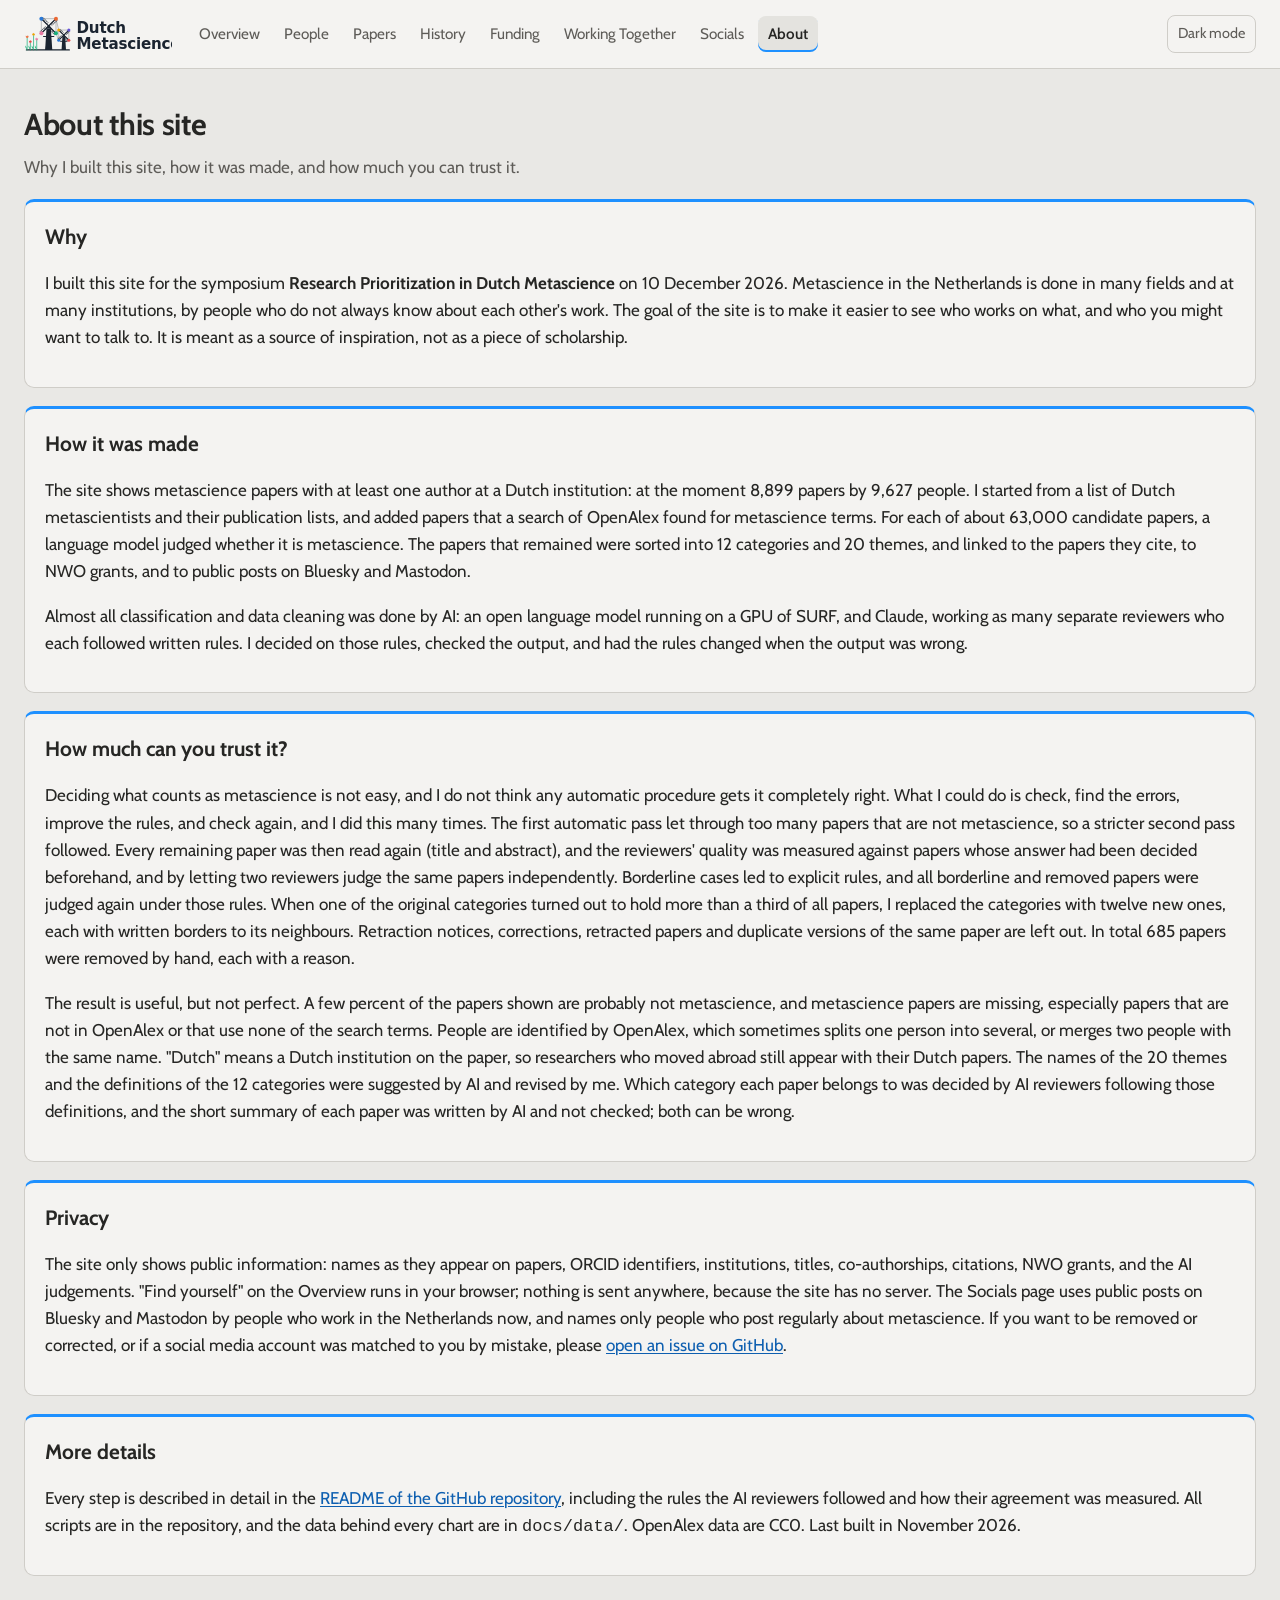
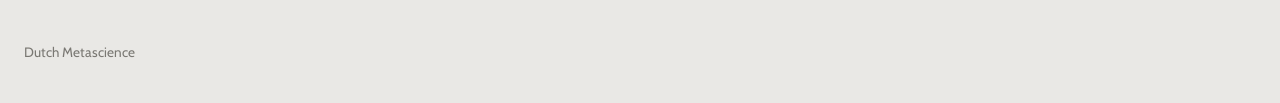
<file: docs/about.html>
<!doctype html>
<html lang="en">
<head>
<meta charset="utf-8">
<meta name="viewport" content="width=device-width, initial-scale=1">
<title>About This Site</title>
<meta name="description" content="Why the Dutch Metascience site was built, how it was made, how far you can trust it, and how to correct it.">
<link rel="stylesheet" href="assets/style.css">
<link rel="icon" href="assets/logo-mark.svg" type="image/svg+xml">
<script src="assets/common.js"></script>
</head>
<body>
<header class="site">
  <a class="brand" href="index.html" aria-label="Dutch Metascience, overview"><img class="logo-l" src="assets/logo-light.svg" alt="Dutch Metascience" width="124" height="40"><img class="logo-d" src="assets/logo-dark.svg" alt="" width="124" height="40"></a>
  <nav>
    <a href="index.html">Overview</a>
    <a href="people.html">People</a>
    <a href="papers.html">Papers</a>
    <a href="history.html">History</a>
    <a href="funding.html">Funding</a>
    <a href="inferences.html">Working Together</a>
    <a href="socials.html">Socials</a>
    <a href="about.html" aria-current="page">About</a>
  </nav>
  <button id="theme-toggle" type="button">Dark mode</button>
</header>
<main>
  <h1>About this site</h1>
  <p class="lede">Why I built this site, how it was made, and how much you can trust it.</p>

  <section class="card">
    <h2>Why</h2>
    <p>I built this site for the symposium <b>Research Prioritization in Dutch Metascience</b> on 10 December 2026.
    Metascience in the Netherlands is done in many fields and at many institutions, by people who do not always know
    about each other's work. The goal of the site is to make it easier to see who works on what, and who you might want
    to talk to. It is meant as a source of inspiration, not as a piece of scholarship.</p>
  </section>

  <section class="card">
    <h2>How it was made</h2>
    <p>The site shows metascience papers with at least one author at a Dutch institution: at the moment
    <span id="npapers">about 8,900</span> papers by <span id="npeople">about 9,600</span> people. I started from a
    list of Dutch metascientists and their publication lists, and added papers that a search of OpenAlex found for
    metascience terms. For each of about 63,000 candidate papers, a language model judged whether it is metascience.
    The papers that remained were sorted into 12 categories and 20 themes, and linked to the papers they cite, to NWO
    grants, and to public posts on Bluesky and Mastodon.</p>
    <p>Almost all classification and data cleaning was done by AI: an open language model running on a GPU of SURF,
    and Claude, working as many separate reviewers who each followed written rules. I decided on those rules, checked
    the output, and had the rules changed when the output was wrong.</p>
  </section>

  <section class="card">
    <h2>How much can you trust it?</h2>
    <p>Deciding what counts as metascience is not easy, and I do not think any automatic procedure gets it completely
    right. What I could do is check, find the errors, improve the rules, and check again, and I did this many times.
    The first automatic pass let through too many papers that are not metascience, so a stricter second pass followed.
    Every remaining paper was then read again (title and abstract), and the reviewers' quality was measured against
    papers whose answer had been decided beforehand, and by letting two reviewers judge the same papers
    independently. Borderline cases led to explicit rules, and all borderline and removed papers were judged again
    under those rules. When one of the original categories turned out to hold more than a third of all papers, I
    replaced the categories with twelve new ones, each with written borders to its neighbours. Retraction notices,
    corrections, retracted papers and duplicate versions of the same paper are left out. In total
    <span id="nexcl">about 700</span> papers were removed by hand, each with a reason.</p>
    <p>The result is useful, but not perfect. A few percent of the papers shown are probably not metascience, and
    metascience papers are missing, especially papers that are not in OpenAlex or that use none of the search terms.
    People are identified by OpenAlex, which sometimes splits one person into several, or merges two people with the
    same name. "Dutch" means a Dutch institution on the paper, so researchers who moved abroad still appear with their
    Dutch papers. The names of the 20 themes and the definitions of the 12 categories were suggested by AI and revised
    by me. Which category each paper belongs to was decided by AI reviewers following those definitions, and the short
    summary of each paper was written by AI and not checked; both can be wrong.</p>
  </section>

  <section class="card">
    <h2>Privacy</h2>
    <p>The site only shows public information: names as they appear on papers, ORCID identifiers, institutions,
    titles, co-authorships, citations, NWO grants, and the AI judgements. "Find yourself" on the Overview runs in your
    browser; nothing is sent anywhere, because the site has no server. The Socials page uses public posts on Bluesky and
    Mastodon by people who work in the Netherlands now, and names only people who post regularly about metascience. If
    you want to be removed or corrected, or if a social media account was matched to you by mistake, please
    <a href="https://github.com/Lakens/dutch-metascience/issues">open an issue on GitHub</a>.</p>
  </section>

  <section class="card">
    <h2>More details</h2>
    <p>Every step is described in detail in the
    <a href="https://github.com/Lakens/dutch-metascience#readme">README of the GitHub repository</a>,
    including the rules the AI reviewers followed and how their agreement was measured. All scripts are in the
    repository, and the data behind every chart are in <code>docs/data/</code>. OpenAlex data are CC0. Last built in
    <span id="built">November 2026</span>.</p>
  </section>
</main>
<footer>Dutch Metascience</footer>
<script>
load("meta").then((m) => {
  if (m.built) document.getElementById("built").textContent = m.built;
  if (m.n_papers) document.getElementById("npapers").textContent = fmt(m.n_papers);
  if (m.n_people) document.getElementById("npeople").textContent = fmt(m.n_people);
  if (m.n_excluded_by_hand != null) document.getElementById("nexcl").textContent = fmt(m.n_excluded_by_hand);
}).catch(() => {});
</script>
</body>
</html>
</file>
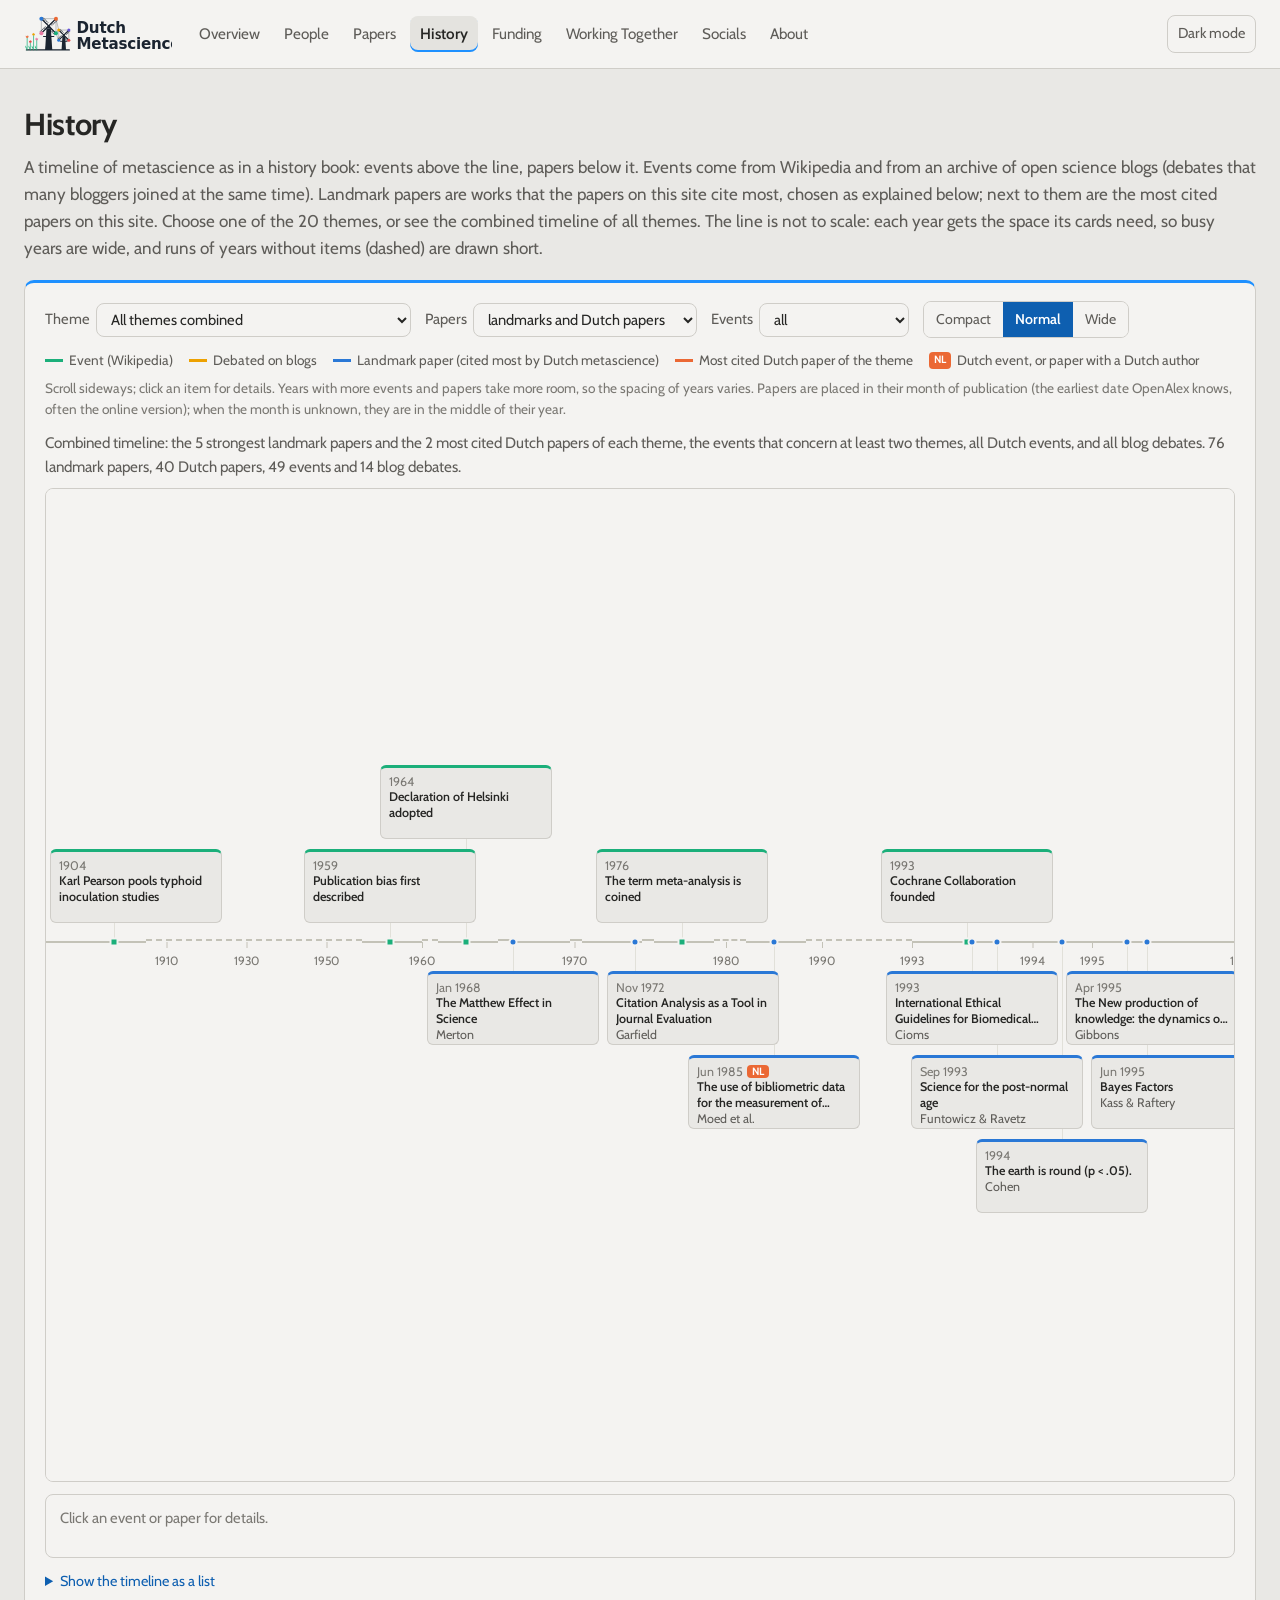
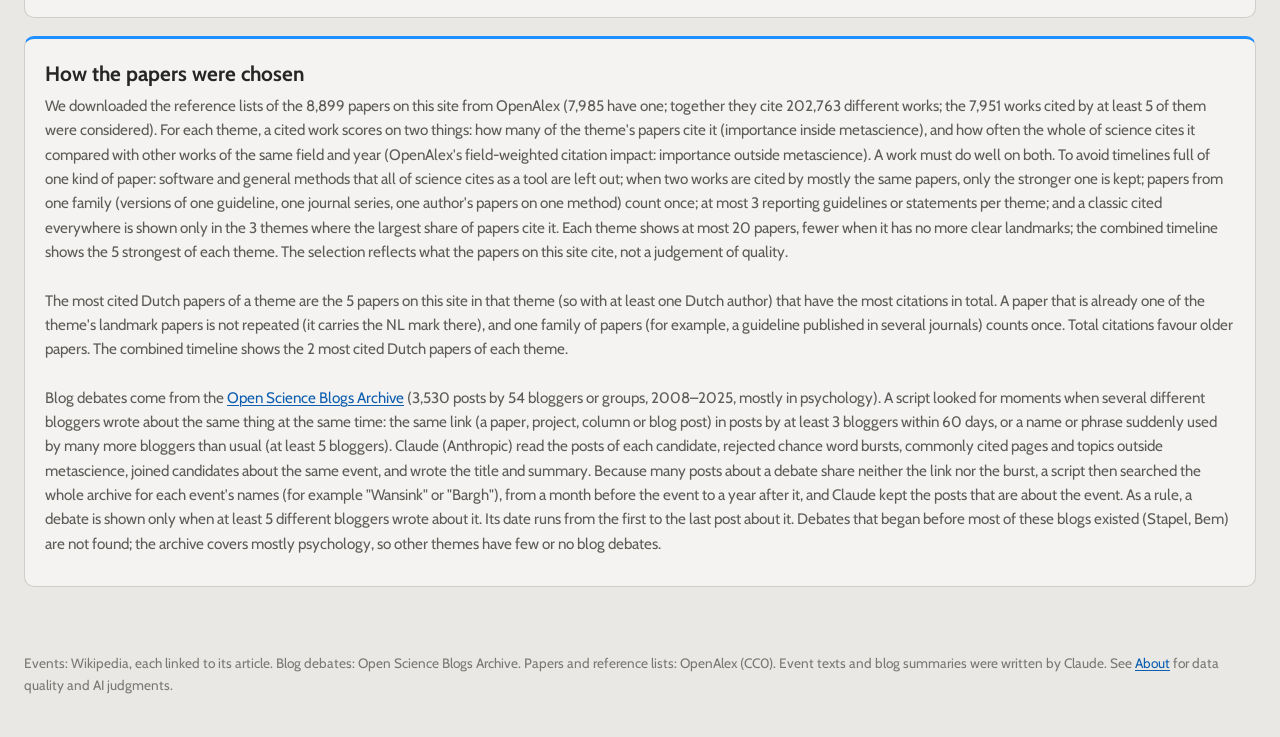
<file: docs/history.html>
<!doctype html>
<html lang="en">
<head>
<meta charset="utf-8">
<meta name="viewport" content="width=device-width, initial-scale=1">
<title>Metascience History</title>
<meta name="description" content="A history-book timeline of metascience per theme: historical events from Wikipedia and the landmark papers that the papers on this site cite most.">
<link rel="stylesheet" href="assets/style.css">
<link rel="icon" href="assets/logo-mark.svg" type="image/svg+xml">
<script src="assets/common.js"></script>
<style>
  .hist-wrap { position: relative; overflow-x: auto; overflow-y: hidden; border: 1px solid var(--border);
               border-radius: 8px; background: var(--surface-1); -webkit-overflow-scrolling: touch; }
  .hist { position: relative; }
  .hist .axis { position: absolute; left: 0; right: 0; height: 2px; background: var(--axis); }
  .hist .tick { position: absolute; transform: translateX(-50%); font-size: 0.75rem; color: var(--text-muted);
                font-variant-numeric: tabular-nums; white-space: nowrap; }
  .hist .tick::before { content: ""; position: absolute; left: 50%; top: -9px; width: 1px; height: 6px; background: var(--axis); }
  .hist .gap { position: absolute; font-size: 0.72rem; color: var(--text-muted); transform: translateX(-50%); }
  .hist .stem { position: absolute; width: 1px; background: var(--grid); }
  /* stretches of years without items are drawn shorter; a dashed line marks them (the axis is not to scale) */
  .hist .empty { position: absolute; height: 0; border-top: 2px dashed var(--axis); background: var(--surface-1); padding-top: 2px; }
  .hist .dot { position: absolute; width: 9px; height: 9px; border-radius: 50%; transform: translate(-50%, -50%);
               border: 2px solid var(--surface-1); }
  .hist .dot.ev { background: var(--series-3); border-radius: 2px; }
  .hist .dot.pa { background: var(--series-1); }
  .hist .dot.du { background: var(--series-2); }
  .hist .dot.bl { background: var(--series-4); border-radius: 2px; }
  .hist .item { position: absolute; width: var(--cw); box-sizing: border-box; padding: 6px 8px; border-radius: 6px;
                background: var(--page); border: 1px solid var(--border); font-size: 0.78rem; line-height: 1.25;
                cursor: pointer; overflow: hidden; }
  .hist .item:hover, .hist .item.on { border-color: var(--accent); box-shadow: 0 0 0 1px var(--accent); }
  .hist .item.ev { border-top: 3px solid var(--series-3); }
  .hist .item.pa { border-top: 3px solid var(--series-1); }
  .hist .item.du { border-top: 3px solid var(--series-2); }
  .hist .item.bl { border-top: 3px solid var(--series-4); }
  .hist-detail ul.posts { margin: 6px 0; padding-left: 18px; }
  .hist-detail ul.posts li { margin: 2px 0; }
  .hist .item .y { color: var(--text-muted); font-variant-numeric: tabular-nums; }
  .hist .item .t { color: var(--text-primary); font-weight: 600; display: -webkit-box; -webkit-line-clamp: 3;
                   -webkit-box-orient: vertical; overflow: hidden; }
  .hist .item .a { color: var(--text-secondary); white-space: nowrap; overflow: hidden; text-overflow: ellipsis; }
  .nl { display: inline-block; font-size: 0.66rem; font-weight: 700; padding: 0 5px; border-radius: 4px; margin-left: 4px;
        background: var(--series-2); color: #fff; vertical-align: 1px; }
  .hist .band { position: absolute; left: 8px; font-size: 0.72rem; text-transform: uppercase; letter-spacing: 0.06em;
                color: var(--text-muted); position: sticky; }
  .hist-detail { margin-top: 12px; min-height: 64px; border: 1px solid var(--border); border-radius: 8px; padding: 12px 14px;
                 background: var(--surface-1); font-size: 0.92rem; }
  .hist-detail h3 { margin: 0 0 4px; font-size: 1rem; }
  .hist-detail .meta { color: var(--text-secondary); font-size: 0.85rem; margin: 2px 0 6px; }
  .hist-detail blockquote { margin: 6px 0; padding-left: 10px; border-left: 3px solid var(--grid); color: var(--text-secondary);
                            font-size: 0.85rem; }
  .key { display: flex; flex-wrap: wrap; gap: 6px 16px; font-size: 0.85rem; color: var(--text-secondary); margin: 4px 0 10px; }
  .key span { display: inline-flex; align-items: center; gap: 6px; }
  .key i { display: inline-block; width: 18px; height: 0; border-top: 3px solid; }
  table.hlist { width: 100%; border-collapse: collapse; font-size: 0.86rem; }
  table.hlist td, table.hlist th { text-align: left; padding: 5px 8px; border-bottom: 1px solid var(--grid); vertical-align: top; }
  table.hlist th { color: var(--text-secondary); font-weight: 600; }
  table.hlist td.yr { font-variant-numeric: tabular-nums; white-space: nowrap; color: var(--text-secondary); }
  details.listview summary { cursor: pointer; color: var(--accent); margin: 12px 0 6px; }
</style>
</head>
<body>
<header class="site">
  <a class="brand" href="index.html" aria-label="Dutch Metascience, overview"><img class="logo-l" src="assets/logo-light.svg" alt="Dutch Metascience" width="124" height="40"><img class="logo-d" src="assets/logo-dark.svg" alt="" width="124" height="40"></a>
  <nav>
    <a href="index.html">Overview</a>
    <a href="people.html">People</a>
    <a href="papers.html">Papers</a>
    <a href="history.html" aria-current="page">History</a>
    <a href="funding.html">Funding</a>
    <a href="inferences.html">Working Together</a>
    <a href="socials.html">Socials</a>
    <a href="about.html">About</a>
  </nav>
  <button id="theme-toggle" type="button">Dark mode</button>
</header>
<main>
  <h1>History</h1>
  <p class="lede">A timeline of metascience as in a history book: events above the line, papers below it.
  Events come from Wikipedia and from an archive of open science blogs (debates that many bloggers joined at the same
  time). Landmark papers are works that the papers on this site cite most, chosen as explained
  below; next to them are the most cited papers on this site.
  Choose one of the 20 themes, or see the combined timeline of all themes. The line is not to scale: each year gets the
  space its cards need, so busy years are wide, and runs of years without items (dashed) are drawn short.</p>

  <section class="card">
    <div class="controls">
      <label>Theme <select id="theme"></select></label>
      <label>Papers <select id="paf"><option value="both">landmarks and Dutch papers</option><option value="lm">landmarks only</option><option value="du">most cited Dutch papers only</option></select></label>
      <label>Events <select id="evf"><option value="all">all</option><option value="wp">Wikipedia only</option><option value="bl">blog debates only</option><option value="nl">Dutch only</option><option value="none">none</option></select></label>
      <div class="seg" id="zoom"><button aria-pressed="false" data-v="0.7">Compact</button><button aria-pressed="true" data-v="1">Normal</button><button aria-pressed="false" data-v="1.6">Wide</button></div>
    </div>
    <div class="key">
      <span><i style="border-color:var(--series-3)"></i>Event (Wikipedia)</span>
      <span><i style="border-color:var(--series-4)"></i>Debated on blogs</span>
      <span><i style="border-color:var(--series-1)"></i>Landmark paper (cited most by Dutch metascience)</span>
      <span><i style="border-color:var(--series-2)"></i>Most cited Dutch paper of the theme</span>
      <span><span class="nl" style="margin:0">NL</span>Dutch event, or paper with a Dutch author</span>
      <span id="youkey"></span>
      <span class="muted">Scroll sideways; click an item for details. Years with more events and papers take more room, so the spacing of years varies. Papers are placed in their month of publication (the earliest date OpenAlex knows, often the online version); when the month is unknown, they are in the middle of their year.</span>
    </div>
    <p class="sub" id="note" style="margin:0 0 8px"></p>
    <div class="hist-wrap" id="wrap"><div class="hist" id="hist"></div></div>
    <div class="hist-detail" id="detail"><span class="muted">Click an event or paper for details.</span></div>
    <details class="listview"><summary>Show the timeline as a list</summary><div id="list"></div></details>
  </section>

  <section class="card">
    <h2>How the papers were chosen</h2>
    <p class="sub" id="method"></p>
  </section>
</main>
<footer>Events: Wikipedia, each linked to its article. Blog debates: Open Science Blogs Archive. Papers and reference lists: OpenAlex (CC0). Event texts and blog summaries were written by Claude. See <a href="about.html">About</a> for data quality and AI judgments.</footer>

<script>
Promise.all([load("history"), Me.ready])
.then(([H, me]) => Promise.all([H, me, me ? load("history_people").catch(() => null) : null]))
.then(([H, me, HP]) => {
  const W = H.works;
  // personal view: the landmark papers this person cites, marked "you cite"
  const myCites = new Set(me && HP ? (HP.people[me.id] || []).map((i) => HP.works[i]) : []);
  const citeTag = (id) => (me && (W[id].dp || []).includes(me.id) ? '<span class="you">your paper</span>'
    : myCites.has(id) ? '<span class="you">you cite</span>' : "");
  const themeSel = document.getElementById("theme"), evSel = document.getElementById("evf"), paSel = document.getElementById("paf");
  themeSel.innerHTML = `<option value="all">All themes combined</option>` +
    H.themes.map((t) => `<option value="${t.id}">${esc(t.name)}</option>`).join("");
  const themeName = Object.fromEntries(H.themes.map((t) => [t.id, t.name]));
  const BL = H.blogs || [];
  const MON = ["Jan", "Feb", "Mar", "Apr", "May", "Jun", "Jul", "Aug", "Sep", "Oct", "Nov", "Dec"];
  const fmtDate = (s) => { const [y, m, dd] = s.split("-"); return `${+dd} ${MON[+m - 1]} ${y}`; };
  // personal view: a debate the person blogged in (blogger names compared without accents and case)
  const blogTag = (b) => (me && b.bloggers.some((n) => foldText(n) === foldText(me.n)) ? '<span class="you">you blogged</span>' : "");
  let zoom = 1, selected = null;

  // ---- year scale: each year gets the width its items need (about ROWS rows of cards), with a small minimum ----
  const ROWS = 3;
  const UP = (d) => d.kind === "ev" || d.kind === "bl";   // events and blog debates above the axis, papers below
  function minPx(y) { return y < 1900 ? 0.5 : y < 1990 ? 4 : 30; }
  function makeScale(its, k, cardW) {
    const y0 = Math.min(...its.map((d) => d.year), 1990), y1 = 2027;
    const nEv = {}, nPa = {};
    for (const d of its) (UP(d) ? nEv : nPa)[d.year] = ((UP(d) ? nEv : nPa)[d.year] || 0) + 1;
    const start = {}; let x = 40;
    for (let y = y0; y <= y1; y++) {
      start[y] = x;
      const n = Math.max(nEv[y] || 0, nPa[y] || 0);
      x += Math.max(minPx(y), n * cardW / ROWS) * k;
    }
    start[y1 + 1] = x;
    const X = (v) => { const y = Math.floor(v); const a = start[Math.max(y0, Math.min(y1, y))]; const b = start[Math.max(y0, Math.min(y1, y)) + 1]; return a + (b - a) * (v - y); };
    return { X, y0, y1 };
  }

  function items() {
    const th = themeSel.value, ev = evSel.value, pa = paSel.value;
    let papers, events, blogs;
    if (th === "all") {
      papers = H.combined.map((c) => ({ id: c.id, th: c.th, kind: c.du ? "du" : "pa" }));
      events = H.events.filter((e) => ev === "all" || ev === "wp" ? (e.themes.length >= 2 || e.dutch) : ev === "nl" ? e.dutch : false);
      blogs = (ev === "all" || ev === "bl") ? BL : ev === "nl" ? BL.filter((b) => b.dutch) : [];
    } else {
      const t = H.themes.find((x) => String(x.id) === th);
      papers = t.papers.map((id) => ({ id, th: [t.id], kind: "pa" })).concat((t.dutch || []).map((id) => ({ id, th: [t.id], kind: "du" })));
      events = H.events.filter((e) => e.themes.includes(+th) && (ev === "all" || ev === "wp" || (ev === "nl" && e.dutch)));
      blogs = BL.filter((b) => b.themes.includes(+th) && (ev === "all" || ev === "bl" || (ev === "nl" && b.dutch)));
    }
    papers = papers.filter((p) => pa === "both" || (pa === "lm" ? p.kind === "pa" : p.kind === "du"));
    const nLm = papers.filter((p) => p.kind === "pa").length, nDu = papers.length - nLm;
    const plural = (n, a, b) => `${n} ${n === 1 ? a : b}`;
    const counts = `${plural(nLm, "landmark paper", "landmark papers")}, ${plural(nDu, "Dutch paper", "Dutch papers")}, ${plural(events.length, "event", "events")} and ${plural(blogs.length, "blog debate", "blog debates")}`;
    document.getElementById("note").textContent = th === "all"
      ? `Combined timeline: the ${H.settings.n_combined} strongest landmark papers and the ${H.settings.n_dutch_combined} most cited Dutch papers of each theme, the events that concern at least two themes, all Dutch events, and all blog debates. ${counts}.`
      : `${themeName[+th]}: ${counts}.`;
    const out = [];
    for (const e of events) out.push({ kind: "ev", y: e.year + ((e.month || 6) - 0.5) / 12, year: e.year, e });
    for (const b of blogs) out.push({ kind: "bl", y: b.year + (b.month - 0.5) / 12, year: b.year, b });
    for (const p of papers) {
      const w = W[p.id];
      // in its month of publication; without a known month, in the middle of the year
      out.push({ kind: p.kind, y: w.m ? w.y + (w.m - 0.5) / 12 : w.y + 0.5, year: w.y, w, id: p.id, th: p.th });
    }
    return out;
  }

  function firstAuthor(w) {
    if (!w.a || !w.a.length) return "";
    if (/group|collaboration|committee|consortium|community|board|unesco/i.test(w.a[0])) return w.a[0];
    const last = w.a[0].split(" ").slice(-1)[0];
    return w.na > 2 ? `${last} et al.` : w.na === 2 ? `${last} & ${w.a[1].split(" ").slice(-1)[0]}` : last;
  }

  function draw() {
    const its = items();
    const host = document.getElementById("hist"), wrap = document.getElementById("wrap");
    const k = zoom * (window.innerWidth < 700 ? 0.8 : 1);
    const CW = window.innerWidth < 700 ? 150 : 172, CH = 74, GAP = 8, LANE = CH + 10;
    host.style.setProperty("--cw", CW + "px");
    const sc = makeScale(its, k, CW + GAP), X = sc.X, maxY = 2026;
    // lanes: greedy, left to right; events stack upward, papers downward
    function lanes(list) {
      const ends = [];
      list.sort((a, b) => a.y - b.y);
      // a card may move right by up to 45% of its width (it still covers its own year) before a new row starts
      for (const d of list) {
        d.x = X(d.y);
        const ideal = Math.max(4, d.x - CW / 2);
        let lane = ends.findIndex((e) => Math.max(ideal, e + GAP) - ideal <= 0.45 * CW);
        if (lane < 0) { lane = ends.length; ends.push(-1e9); }
        d.left = Math.max(ideal, ends[lane] + GAP);
        ends[lane] = d.left + CW; d.lane = lane;
      }
      return ends.length;
    }
    const evs = its.filter(UP), pas = its.filter((d) => !UP(d));
    const nUp = Math.max(1, lanes(evs)), nDown = Math.max(1, lanes(pas));
    const axisY = 14 + nUp * LANE + 18;
    const width = Math.max(X(maxY + 1) + 20, ...its.map((d) => d.left + CW + 12), wrap.clientWidth);
    const height = axisY + 26 + nDown * LANE + 10;
    host.style.width = width + "px"; host.style.height = height + "px";
    let html = `<div class="axis" style="top:${axisY}px"></div>`;
    // runs of at least 3 years without items: dashed, so the shortened stretches are visible
    const itemYearsAll = new Set(its.map((d) => d.year));
    for (let y = sc.y0; y <= maxY; y++) {
      if (itemYearsAll.has(y)) continue;
      let e = y; while (e + 1 <= maxY && !itemYearsAll.has(e + 1)) e++;
      if (e - y >= 2) html += `<div class="empty" style="left:${X(y)}px;width:${X(e + 1) - X(y)}px;top:${axisY - 2}px"></div>`;
      y = e;
    }
    // ticks: round years (every 100, 50, 10, 5 or 1 years) that are at least 46 px apart; years with items first
    const ticks = []; let lastX = -1e9;
    const stepOf = (y) => y < 1900 ? 50 : y < 1990 ? 10 : 1;
    const itemYears = new Set(its.map((d) => d.year));
    for (let y = sc.y0; y <= maxY; y++) {
      const wanted = y % stepOf(y) === 0 && (y >= 1990 ? (y % 5 === 0 || itemYears.has(y)) : true);
      if (wanted && X(y) - lastX >= 46) { ticks.push(y); lastX = X(y); }
    }
    for (const y of ticks) html += `<div class="tick" style="left:${X(y)}px;top:${axisY + 10}px">${y}</div>`;
    // stems and dots first, cards after them, so that cards cover the stems of items further from the axis
    for (const d of its) {
      const up = UP(d);
      d.top = up ? axisY - 18 - (d.lane + 1) * LANE + 10 : axisY + 30 + d.lane * LANE;
      const stemTop = up ? d.top + CH : axisY, stemH = up ? axisY - (d.top + CH) : d.top - axisY;
      html += `<div class="stem" style="left:${d.x}px;top:${stemTop}px;height:${Math.max(0, stemH)}px"></div>`;
      html += `<div class="dot ${d.kind}" style="left:${d.x}px;top:${axisY + 1}px"></div>`;
    }
    for (const d of its) {
      const top = d.top;
      const left = d.left;
      const key = d.kind === "ev" ? "e:" + d.e.url + d.e.year : d.kind === "bl" ? "b:" + d.b.episode + d.b.title : "p:" + d.id;
      d.key = key;
      if (d.kind === "bl") {
        html += `<div class="item bl${selected === key ? " on" : ""}" data-key="${esc(key)}" style="left:${left}px;top:${top}px;height:${CH}px">
          <div class="y">${MON[d.b.month - 1]} ${d.b.year} · ${d.b.n_bloggers} bloggers${d.b.dutch ? '<span class="nl">NL</span>' : ""}${blogTag(d.b)}</div>
          <div class="t">${esc(d.b.title)}</div></div>`;
      } else if (d.kind === "ev") {
        html += `<div class="item ev${selected === key ? " on" : ""}" data-key="${esc(key)}" style="left:${left}px;top:${top}px;height:${CH}px">
          <div class="y">${d.e.year}${d.e.end ? "–" + d.e.end : ""}${d.e.dutch ? '<span class="nl">NL</span>' : ""}</div>
          <div class="t">${esc(d.e.title)}</div></div>`;
      } else {
        html += `<div class="item ${d.kind}${selected === key ? " on" : ""}" data-key="${esc(key)}" style="left:${left}px;top:${top}px;height:${CH}px">
          <div class="y">${d.w.m ? MON[d.w.m - 1] + " " : ""}${d.w.y}${d.w.nl ? '<span class="nl">NL</span>' : ""}${citeTag(d.id)}</div>
          <div class="t" style="-webkit-line-clamp:2">${esc(d.w.t)}</div><div class="a">${esc(firstAuthor(d.w))}</div></div>`;
      }
    }
    host.innerHTML = html;
    const byKey = Object.fromEntries(its.map((d) => [d.key, d]));
    host.querySelectorAll(".item").forEach((el) => el.addEventListener("click", () => {
      selected = el.dataset.key;
      host.querySelectorAll(".item.on").forEach((x) => x.classList.remove("on"));
      el.classList.add("on");
      showDetail(byKey[selected]);
    }));
    drawList(its);
    return its;
  }

  function showDetail(d) {
    const el = document.getElementById("detail");
    if (!d) { el.innerHTML = `<span class="muted">Click an event or paper for details.</span>`; return; }
    if (d.kind === "bl") {
      const b = d.b;
      const when = b.year === b.end_year && b.month === b.end_month ? `${MON[b.month - 1]} ${b.year}`
        : `${MON[b.month - 1]} ${b.year} – ${MON[b.end_month - 1]} ${b.end_year}`;
      el.innerHTML = `<h3>${esc(b.title)}${b.dutch ? '<span class="nl">NL</span>' : ""}</h3>
        <div class="meta">${when} · Debated on blogs: ${b.n_posts} posts by ${b.n_bloggers} bloggers · themes: ${b.themes.map((t) => esc(themeName[t])).join("; ")}</div>
        <div>${esc(b.text)}</div>
        ${blogTag(b) ? `<div style="margin-top:4px"><b>${esc(me.n)} blogged about this.</b></div>` : ""}
        <ul class="posts">${b.posts.map((q) => `<li>${esc(q.a)}, <a href="${esc(q.u)}" target="_blank" rel="noopener">${esc(q.t)}</a>
          <span class="muted">(${fmtDate(q.d)})</span>${q.arch && q.arch !== q.u ? ` · <a class="small" href="${esc(q.arch)}" target="_blank" rel="noopener">archived copy</a>` : ""}</li>`).join("")}</ul>
        <span class="small muted">Bloggers in this debate: ${b.bloggers.map(esc).join(", ")}. All posts can be read in the
        <a href="https://shiny.ieis.tue.nl/open_science_blogs/" target="_blank" rel="noopener">Open Science Blogs Archive</a>.</span>`;
    } else if (d.kind === "ev") {
      const e = d.e;
      const lang = e.url.includes("nl.wikipedia") ? "Dutch Wikipedia" : "Wikipedia";
      el.innerHTML = `<h3>${esc(e.title)}${e.dutch ? '<span class="nl">NL</span>' : ""}</h3>
        <div class="meta">${e.year}${e.end ? "–" + e.end : ""} · Event · themes: ${e.themes.map((t) => esc(themeName[t])).join("; ")}</div>
        <div>${esc(e.text)}</div>
        <blockquote>“${esc(e.quote)}”</blockquote>
        <a href="${esc(e.url)}" target="_blank" rel="noopener">Read the ${lang} article</a>`;
    } else {
      const w = d.w;
      const auth = (w.a || []).join(", ") + (w.na > 3 ? ` and ${w.na - 3} more` : "");
      const rows = Object.entries(w.th).map(([t, s]) =>
        `<li>${esc(themeName[t])}: landmark paper, cited by ${fmt(s.n)} of the theme's papers (${Math.round(s.sh * 100)}%)</li>`).join("") +
        Object.entries(w.dth || {}).map(([t, r]) =>
        `<li>${esc(themeName[t])}: number ${r} of the theme's most cited papers on this site</li>`).join("");
      const dutchAuth = (w.dp || []).map((id, i) => `<a href="people.html#${encodeURIComponent(id)}">${esc(w.dn[i])}</a>`).join(", ");
      const isMine = me && (w.dp || []).includes(me.id);
      el.innerHTML = `<h3>${esc(w.t)}${w.nl ? '<span class="nl">NL</span>' : ""}</h3>
        <div class="meta">${esc(auth)} · ${w.m ? MON[w.m - 1] + " " : ""}${w.y}${w.v ? " · " + esc(w.v) : ""}</div>
        <div>Cited by ${fmt(w.k)} metascience papers on this site and ${fmt(w.c)} works in total${w.fwci !== undefined
          ? ` (${w.fwci ? fmt(w.fwci) + " times the average for its field and year" : "field-weighted impact not available"})` : ""}.
        ${dutchAuth ? `Authors on this site: ${dutchAuth}.` : w.nl ? "A Dutch author is on this paper (it is on this site)." : ""}
        ${isMine ? `<b>${esc(me.n)} is an author of this paper.</b>` : myCites.has(d.id) ? `<b>${esc(me.n)} cites this paper.</b>` : ""}</div>
        <ul style="margin:6px 0">${rows}</ul>
        <a href="${w.doi ? "https://doi.org/" + esc(w.doi) : "https://openalex.org/" + d.id}" target="_blank" rel="noopener">Open the paper</a>`;
    }
  }

  function drawList(its) {
    const rows = its.slice().sort((a, b) => a.y - b.y).map((d) => d.kind === "bl"
      ? `<tr><td class="yr">${d.b.year}</td><td>Blog debate</td><td>${esc(d.b.title)}${d.b.dutch ? '<span class="nl">NL</span>' : ""}${blogTag(d.b)}<br><span class="muted small">${esc(d.b.text)} ${d.b.n_bloggers} bloggers; e.g. ${d.b.posts.slice(0, 3).map((q) => `<a href="${esc(q.u)}" target="_blank" rel="noopener">${esc(q.a)}</a>`).join(", ")}</span></td></tr>`
      : d.kind === "ev"
      ? `<tr><td class="yr">${d.e.year}${d.e.end ? "–" + d.e.end : ""}</td><td>Event</td><td><a href="${esc(d.e.url)}" target="_blank" rel="noopener">${esc(d.e.title)}</a>${d.e.dutch ? '<span class="nl">NL</span>' : ""}<br><span class="muted small">${esc(d.e.text)}</span></td></tr>`
      : `<tr><td class="yr">${d.w.y}</td><td>${d.kind === "du" ? "Dutch paper" : "Landmark paper"}</td><td><a href="${d.w.doi ? "https://doi.org/" + esc(d.w.doi) : "https://openalex.org/" + d.id}" target="_blank" rel="noopener">${esc(d.w.t)}</a>${d.w.nl ? '<span class="nl">NL</span>' : ""}${citeTag(d.id)}<br><span class="muted small">${esc((d.w.a || []).join(", "))}${d.w.na > 3 ? " et al." : ""} · cited by ${fmt(d.w.k)} papers on this site</span></td></tr>`);
    document.getElementById("list").innerHTML = `<table class="hlist"><thead><tr><th>Year</th><th>Type</th><th>What</th></tr></thead><tbody>${rows.join("")}</tbody></table>`;
  }

  const s = H.settings;
  document.getElementById("method").innerHTML = `We downloaded the reference lists of the ${fmt(H.n_papers)} papers on
    this site from OpenAlex (${fmt(H.n_with_refs)} have one; together they cite ${fmt(H.n_cited)} different works; the ${fmt(H.n_cited_min_k)} works cited by at least
    ${s.min_k} of them were considered).
    For each theme, a cited work scores on two things: how many of the theme's papers cite it (importance inside
    metascience), and how often the whole of science cites it compared with other works of the same field and year
    (OpenAlex's field-weighted citation impact: importance outside metascience). A work must do well on both.
    To avoid timelines full of one kind of paper: software and general methods that all of science cites as a tool
    are left out; when two works are cited by mostly the same papers, only the stronger one is kept; papers from one
    family (versions of one guideline, one journal series, one author's papers on one method) count once; at most
    ${s.max_guidelines} reporting guidelines or statements per theme; and a classic cited everywhere is shown only in
    the ${s.max_themes} themes where the largest share of papers cite it. Each theme shows at most ${s.n_per_theme}
    papers, fewer when it has no more clear landmarks; the combined timeline shows the ${s.n_combined} strongest of
    each theme. The selection reflects what the papers on this site cite, not a judgement of quality.
    <br><br>The most cited Dutch papers of a theme are the ${s.n_dutch} papers on this site in that theme (so with at
    least one Dutch author) that have the most citations in total. A paper that is already one of the theme's landmark
    papers is not repeated (it carries the NL mark there), and one family of papers (for example, a guideline published
    in several journals) counts once. Total citations favour older papers. The combined timeline shows the
    ${s.n_dutch_combined} most cited Dutch papers of each theme.
    <br><br>Blog debates come from the <a href="https://github.com/Lakens/open_science_blogs">Open Science Blogs Archive</a>
    (3,530 posts by 54 bloggers or groups, 2008–2025, mostly in psychology). A script looked for moments when several
    different bloggers wrote about the same thing at the same time: the same link (a paper, project, column or blog post)
    in posts by at least 3 bloggers within 60 days, or a name or phrase suddenly used by many more bloggers than usual
    (at least 5 bloggers). Claude (Anthropic) read the posts of each candidate, rejected chance word bursts, commonly cited
    pages and topics outside metascience, joined candidates about the same event, and wrote the title and summary. Because
    many posts about a debate share neither the link nor the burst, a script then searched the whole archive for each
    event's names (for example "Wansink" or "Bargh"), from a month before the event to a year after it, and Claude kept
    the posts that are about the event. As a rule, a debate is shown only when at least 5 different bloggers wrote about
    it. Its date
    runs from the first to the last post about it. Debates that began before most of these blogs existed (Stapel, Bem)
    are not found; the archive covers mostly psychology, so other themes have few or no blog debates.`;

  document.querySelectorAll("#zoom button").forEach((b) => b.addEventListener("click", () => {
    zoom = +b.dataset.v;
    document.querySelectorAll("#zoom button").forEach((x) => x.setAttribute("aria-pressed", x === b));
    draw();
  }));
  // start where the items begin (older empty years are skipped)
  function reset() {
    selected = null; showDetail(null);
    const its = draw();
    const first = Math.min(...its.map((d) => d.x));
    document.getElementById("wrap").scrollLeft = Math.max(0, first - 120);
  }
  themeSel.addEventListener("change", reset);
  if (me && me.field.length) themeSel.value = String(me.field[0]);   // personal view: open on the person's main theme
  if (me) document.getElementById("youkey").innerHTML = `<span class="you" style="margin:0">you cite</span>papers that ${esc(me.n)} cites
    <span class="you" style="margin:0 0 0 8px">your paper</span>papers by ${esc(me.n)}`;
  evSel.addEventListener("change", () => { draw(); });
  paSel.addEventListener("change", () => { draw(); });
  let rt; window.addEventListener("resize", () => { clearTimeout(rt); rt = setTimeout(draw, 150); });
  reset();
}).catch((e) => failed(document.getElementById("hist"), e));
</script>
</body>
</html>
</file>
<file: docs/assets/style.css>
/* Look taken from the metacheck website (lakens.github.io/psyarxiv_metacheck), 26 Nov 2026: the font Cabin, a
   humanist sans serif (SIL Open Font License, fonts/OFL-Cabin.txt), served from this site so that visitors' browsers
   contact no other site; a warm light grey page with lighter cards; blue instead of metacheck's green: DodgerBlue for
   lines and in dark mode, a darker blue for link text and pressed buttons on the light page (DodgerBlue text would be
   too light to read there: contrast 2.6 against the page, 5.2 for the darker blue). */
@font-face {
  font-family: "Cabin"; src: url("fonts/Cabin.ttf") format("truetype");
  font-weight: 400 700; font-stretch: 75% 100%; font-style: normal; font-display: swap;
}
@font-face {
  font-family: "Cabin"; src: url("fonts/Cabin-Italic.ttf") format("truetype");
  font-weight: 400 700; font-stretch: 75% 100%; font-style: italic; font-display: swap;
}
:root {
  color-scheme: light;
  --page: #e9e8e5;
  --surface-1: #f4f3f1;
  --surface-2: #e4e3df;
  --text-primary: #262624;
  --text-secondary: #5e5c58;
  --text-muted: #7a7873;
  --grid: #e1e0d9;
  --axis: #c3c2b7;
  --border: #cfcdc8;
  --accent: #0e5fb0; --accent-line: #1e90ff; --on-accent: #ffffff;
  --series-1: #2a78d6; --series-2: #eb6834; --series-3: #1baf7a; --series-4: #eda100;
  --series-5: #e87ba4; --series-6: #008300; --series-7: #6250d6; --series-8: #e34948;
  --other: #b9b8b0;
  /* the 12 categories, in families (blues: replication, bias, statistics; greens: reporting, methods; teals: open, tools;
     oranges: publishing, scientometrics; reds/purples: integrity, system, society); chosen so that every pair stays
     distinguishable (CIEDE2000 >= 10) for normal vision, deuteranopia and protanopia, separately for light and dark */
  --cat-1: #0087e1; --cat-2: #5ab4ff; --cat-3: #5a2dff; --cat-4: #2d6900; --cat-5: #a5d296; --cat-6: #00c3c3;
  --cat-7: #0f8787; --cat-8: #f09600; --cat-9: #b4785a; --cat-10: #964b5a; --cat-11: #872d87; --cat-12: #ff78b4;
  --seq-0: #f0efec; --seq-1: #cde2fb; --seq-2: #86b6ef; --seq-3: #3987e5; --seq-4: #1c5cab; --seq-5: #0d366b;
  --radius: 10px;
  font-family: "Cabin", "Gill Sans", "Gill Sans MT", "Segoe UI", sans-serif;
}
@media (prefers-color-scheme: dark) {
  :root:where(:not([data-theme="light"])) {
    color-scheme: dark;
    --page: #0d0d0d; --surface-1: #1a1a19; --surface-2: #232321;
    --text-primary: #f0efec; --text-secondary: #c3c2b7; --text-muted: #898781;
    --grid: #2c2c2a; --axis: #383835; --border: rgba(255, 255, 255, 0.10); --accent: #1e90ff; --accent-line: #1e90ff; --on-accent: #0b0b0b;
    --series-1: #3987e5; --series-2: #d95926; --series-3: #199e70; --series-4: #c98500;
    --series-5: #d55181; --series-6: #0ca30c; --series-7: #9085e9; --series-8: #e66767;
    --other: #4a4a46;
    --cat-1: #4b87b4; --cat-2: #4bc3ff; --cat-3: #b469ff; --cat-4: #4b965a; --cat-5: #b4f0a5; --cat-6: #00e1e1;
    --cat-7: #2d9696; --cat-8: #ffe100; --cat-9: #ff871e; --cat-10: #e18787; --cat-11: #ff0096; --cat-12: #ff96c3;
    --seq-0: #232321; --seq-1: #104281; --seq-2: #1c5cab; --seq-3: #2a78d6; --seq-4: #6da7ec; --seq-5: #cde2fb;
  }
}
:root[data-theme="dark"] {
  color-scheme: dark;
  --page: #0d0d0d; --surface-1: #1a1a19; --surface-2: #232321;
  --text-primary: #f0efec; --text-secondary: #c3c2b7; --text-muted: #898781;
  --grid: #2c2c2a; --axis: #383835; --border: rgba(255, 255, 255, 0.10); --accent: #1e90ff; --accent-line: #1e90ff; --on-accent: #0b0b0b;
  --series-1: #3987e5; --series-2: #d95926; --series-3: #199e70; --series-4: #c98500;
  --series-5: #d55181; --series-6: #0ca30c; --series-7: #9085e9; --series-8: #e66767;
  --other: #4a4a46;
  --cat-1: #4b87b4; --cat-2: #4bc3ff; --cat-3: #b469ff; --cat-4: #4b965a; --cat-5: #b4f0a5; --cat-6: #00e1e1;
  --cat-7: #2d9696; --cat-8: #ffe100; --cat-9: #ff871e; --cat-10: #e18787; --cat-11: #ff0096; --cat-12: #ff96c3;
  --seq-0: #232321; --seq-1: #104281; --seq-2: #1c5cab; --seq-3: #2a78d6; --seq-4: #6da7ec; --seq-5: #cde2fb;
}

* { box-sizing: border-box; }
html, body { margin: 0; }
body { background: var(--page); color: var(--text-primary); line-height: 1.6; overflow-x: hidden; font-size: 17px;
  font-kerning: normal; -webkit-font-smoothing: antialiased; }
a { color: var(--accent); text-decoration-thickness: 1px; text-underline-offset: 2px; }
header.site {
  position: sticky; top: 0; z-index: 20; background: var(--surface-1); border-bottom: 1px solid var(--border);
  display: flex; align-items: center; gap: 16px; padding: 10px 24px; flex-wrap: wrap;
}
header.site .brand { font-weight: 700; color: var(--text-primary); text-decoration: none; white-space: nowrap; display: flex; align-items: center; }
/* the logo: a version with dark lines for light pages and one with light lines for dark pages (the site's own switch
   decides, which an SVG shown as an image cannot follow by itself) */
header.site .brand img { height: 48px; width: auto; max-width: 100%; display: block; object-fit: contain; object-position: left center; }
@media (max-width: 640px) { header.site .brand img { height: 40px; } }
header.site .brand .logo-d { display: none; }
@media (prefers-color-scheme: dark) {
  :root:where(:not([data-theme="light"])) header.site .brand .logo-l { display: none; }
  :root:where(:not([data-theme="light"])) header.site .brand .logo-d { display: block; }
}
:root[data-theme="dark"] header.site .brand .logo-l { display: none; }
:root[data-theme="dark"] header.site .brand .logo-d { display: block; }
header.site nav { display: flex; gap: 4px; flex-wrap: wrap; flex: 1; }
header.site nav a {
  color: var(--text-secondary); text-decoration: none; padding: 6px 10px; border-radius: 8px; font-size: 0.95rem;
}
header.site nav a:hover { background: var(--surface-2); color: var(--text-primary); }
header.site nav a[aria-current="page"] { background: var(--surface-2); color: var(--text-primary); font-weight: 600;
  box-shadow: inset 0 -2px var(--accent-line); }
#theme-toggle {
  border: 1px solid var(--border); background: var(--surface-1); color: var(--text-secondary);
  border-radius: 8px; padding: 6px 10px; cursor: pointer; font: inherit; font-size: 0.9rem;
}
main { max-width: 1280px; margin: 0 auto; padding: 24px; }
h1 { font-size: 1.9rem; margin: 8px 0 4px; letter-spacing: -0.01em; }
h2 { font-size: 1.3rem; margin: 0 0 4px; }
h3 { font-size: 1.05rem; margin: 0 0 6px; }
p.lede { color: var(--text-secondary); margin-top: 4px; }
.muted { color: var(--text-muted); }
.small { font-size: 0.875rem; }
.card {
  background: var(--surface-1); border: 1px solid var(--border); border-radius: var(--radius);
  padding: 18px 20px; margin: 18px 0; border-top: 3px solid var(--accent-line);
}
/* a card inside a card (the frame around the map and network) gets no accent line */
.card .card { border-top: 1px solid var(--border); }
.card .sub { color: var(--text-secondary); margin: 0 0 12px; font-size: 0.95rem; }
.grid { display: grid; gap: 18px; }
.grid.two { grid-template-columns: repeat(auto-fit, minmax(420px, 1fr)); }
.grid.tiles { grid-template-columns: repeat(auto-fit, minmax(150px, 1fr)); gap: 12px; margin: 18px 0; }
.tile { background: var(--surface-1); border: 1px solid var(--border); border-radius: var(--radius); padding: 14px 16px; }
.tile .v { font-size: 1.9rem; font-weight: 700; line-height: 1.1; }
.tile .l { color: var(--text-secondary); font-size: 0.9rem; }
.controls { display: flex; gap: 14px; align-items: center; flex-wrap: wrap; margin-bottom: 12px; font-size: 0.92rem; }
.controls label { color: var(--text-secondary); display: flex; gap: 6px; align-items: center; }
input[type="search"], input[type="text"], select {
  font: inherit; font-size: 0.92rem; padding: 6px 10px; border-radius: 8px; border: 1px solid var(--border);
  background: var(--surface-1); color: var(--text-primary); min-width: 0;
}
input[type="search"] { width: 260px; max-width: 100%; }
.seg { display: inline-flex; border: 1px solid var(--border); border-radius: 8px; overflow: hidden; }
.seg button {
  font: inherit; font-size: 0.88rem; border: 0; background: var(--surface-1); color: var(--text-secondary);
  padding: 6px 12px; cursor: pointer;
}
.seg button[aria-pressed="true"] { background: var(--accent); color: var(--on-accent); font-weight: 600; }
.chart { width: 100%; min-height: 380px; }
.chart.tall { min-height: 620px; }
.legend { display: flex; flex-wrap: wrap; gap: 6px 14px; font-size: 0.85rem; color: var(--text-secondary); margin: 8px 0; }
.legend .item { display: inline-flex; align-items: center; gap: 6px; cursor: pointer; user-select: none; }
.legend .item.off { opacity: 0.35; }
.legend .item.on { color: var(--text-primary); font-weight: 600; }
.legend .item.hint { cursor: default; font-style: italic; }
.swatch { width: 12px; height: 12px; border-radius: 3px; display: inline-block; flex: none; }
.badge {
  display: inline-block; font-size: 0.75rem; padding: 1px 8px; border-radius: 999px;
  background: var(--surface-2); color: var(--text-secondary); border: 1px solid var(--border);
}
.badge.listed { color: var(--series-1); border-color: var(--series-1); }
.ai-note { font-size: 0.78rem; color: var(--text-muted); font-style: italic; }
.split { display: grid; grid-template-columns: minmax(0, 1fr) 360px; gap: 18px; }
/* a network on its own, before a person is clicked (Overview, Socials) */
.split.solo { grid-template-columns: minmax(0, 1fr); }
@media (max-width: 960px) { .split { grid-template-columns: 1fr; } .grid.two { grid-template-columns: 1fr; } }
.panel { max-height: 680px; overflow: auto; }
.panel ul { padding-left: 18px; margin: 6px 0; }
.panel li { margin: 3px 0; font-size: 0.9rem; }
canvas.net { width: 100%; height: 680px; display: block; border-radius: 8px; background: var(--surface-1); cursor: grab; }
.tip {
  position: fixed; pointer-events: none; z-index: 50; background: var(--surface-1); color: var(--text-primary);
  border: 1px solid var(--border); border-radius: 8px; padding: 8px 10px; font-size: 0.85rem; max-width: 340px;
  box-shadow: 0 4px 16px rgba(0, 0, 0, 0.12); display: none;
}
table.data { width: 100%; border-collapse: collapse; font-size: 0.88rem; }
table.data th, table.data td { text-align: left; padding: 6px 8px; border-bottom: 1px solid var(--border); vertical-align: top; }
table.data th { color: var(--text-secondary); font-weight: 600; position: sticky; top: 0; background: var(--surface-1); }
table.data td.num { text-align: right; font-variant-numeric: tabular-nums; }
.tablewrap { max-height: 420px; overflow: auto; }
details summary { cursor: pointer; color: var(--text-secondary); font-size: 0.9rem; }
.cards { display: grid; grid-template-columns: repeat(auto-fill, minmax(260px, 1fr)); gap: 12px; }
.cards .c { border: 1px solid var(--border); border-radius: 8px; padding: 12px; background: var(--surface-1); cursor: pointer; }
.cards .c:hover, .cards .c.on { border-color: var(--accent); }
.cards .c h3 { font-size: 0.98rem; }
.cards .c p { margin: 0; font-size: 0.85rem; color: var(--text-secondary); }
footer { max-width: 1280px; margin: 24px auto 40px; padding: 0 24px; color: var(--text-muted); font-size: 0.85rem; }
.loading { color: var(--text-muted); padding: 40px 0; text-align: center; }
@media (max-width: 600px) {
  main { padding: 16px; }
  header.site { padding: 10px 16px; }
  canvas.net { height: 480px; }
  .chart.tall { min-height: 460px; }
}

/* dropdowns never wider than the screen (long cluster names) */
select { max-width: 100%; }
label { max-width: 100%; }

/* small button on top of a chart (e.g. "Reset view") */
.overlay-btn { position: absolute; top: 16px; right: 16px; font: inherit; font-size: 0.85rem; padding: 4px 10px; border-radius: 6px;
  border: 1px solid var(--axis); background: var(--surface-1); color: var(--text-primary); cursor: pointer; }
.overlay-btn:hover { background: var(--surface-2); }

/* landmark papers per cluster (Over time page): reading cards, not clickable as a whole */
.cards.landmarks .c { cursor: default; }
.cards.landmarks ol { margin: 8px 0 0; padding-left: 18px; font-size: 0.86rem; }
.cards.landmarks li { margin-bottom: 8px; }
.cards.landmarks li .small { display: block; margin-top: 2px; }

/* phone menu: one slim header row; the page links fold out below it */
.menu-toggle { display: none; border: 1px solid var(--border); background: var(--surface-1); color: var(--text-primary);
  border-radius: 8px; padding: 6px 12px; font: inherit; font-size: 0.9rem; cursor: pointer; }
@media (max-width: 760px) {
  header.site { gap: 8px; padding: 8px 16px; }
  header.site .brand { flex: 1; min-width: 0; overflow: hidden; text-overflow: ellipsis; }
  .menu-toggle { display: inline-block; }
  header.site nav { display: none; order: 10; flex: 0 0 100%; flex-direction: column; gap: 2px; padding: 4px 0 6px; }
  header.site.open nav { display: flex; }
  header.site nav a { padding: 12px 10px; font-size: 1rem; }
}

/* ---- name search suggestions ---- */
.ns-wrap { position: relative; display: inline-block; max-width: 100%; }
.ns-list { position: absolute; z-index: 40; left: 0; top: calc(100% + 4px); min-width: 100%; width: max-content;
  max-width: min(420px, 92vw); max-height: 340px; overflow: auto; margin: 0; padding: 4px 0; list-style: none;
  background: var(--surface-1); border: 1px solid var(--border); border-radius: 8px;
  box-shadow: 0 6px 20px rgba(0, 0, 0, 0.14); display: none; }
.ns-list li { padding: 7px 12px; cursor: pointer; font-size: 0.9rem; line-height: 1.3; }
.ns-list li:hover, .ns-list li[aria-selected="true"] { background: var(--surface-2); }
.ns-list .ns-s { display: block; color: var(--text-muted); font-size: 0.8rem; }
.ns-list .ns-n { color: var(--text-primary); }
.ns-list li.ns-none { color: var(--text-muted); cursor: default; }

/* ---- personal view bar ---- */
.me-bar { display: flex; flex-wrap: wrap; align-items: center; gap: 8px 16px; padding: 8px 24px; font-size: 0.9rem;
  background: var(--surface-2); border-bottom: 1px solid var(--border); color: var(--text-secondary); }
.me-bar .seg button { padding: 4px 10px; font-size: 0.84rem; }
.me-bar .me-actions { margin-left: auto; }
@media (max-width: 760px) { .me-bar { padding: 8px 16px; } .me-bar .me-actions { margin-left: 0; } }
.me-mark { outline: 2px solid var(--series-2); outline-offset: 1px; }
.you { display: inline-block; font-size: 0.66rem; font-weight: 700; padding: 0 5px; border-radius: 4px; margin-left: 4px;
  background: var(--text-primary); color: var(--page); vertical-align: 1px; }
table.data tr.me-row td { background: var(--surface-2); font-weight: 600; }
</file>
